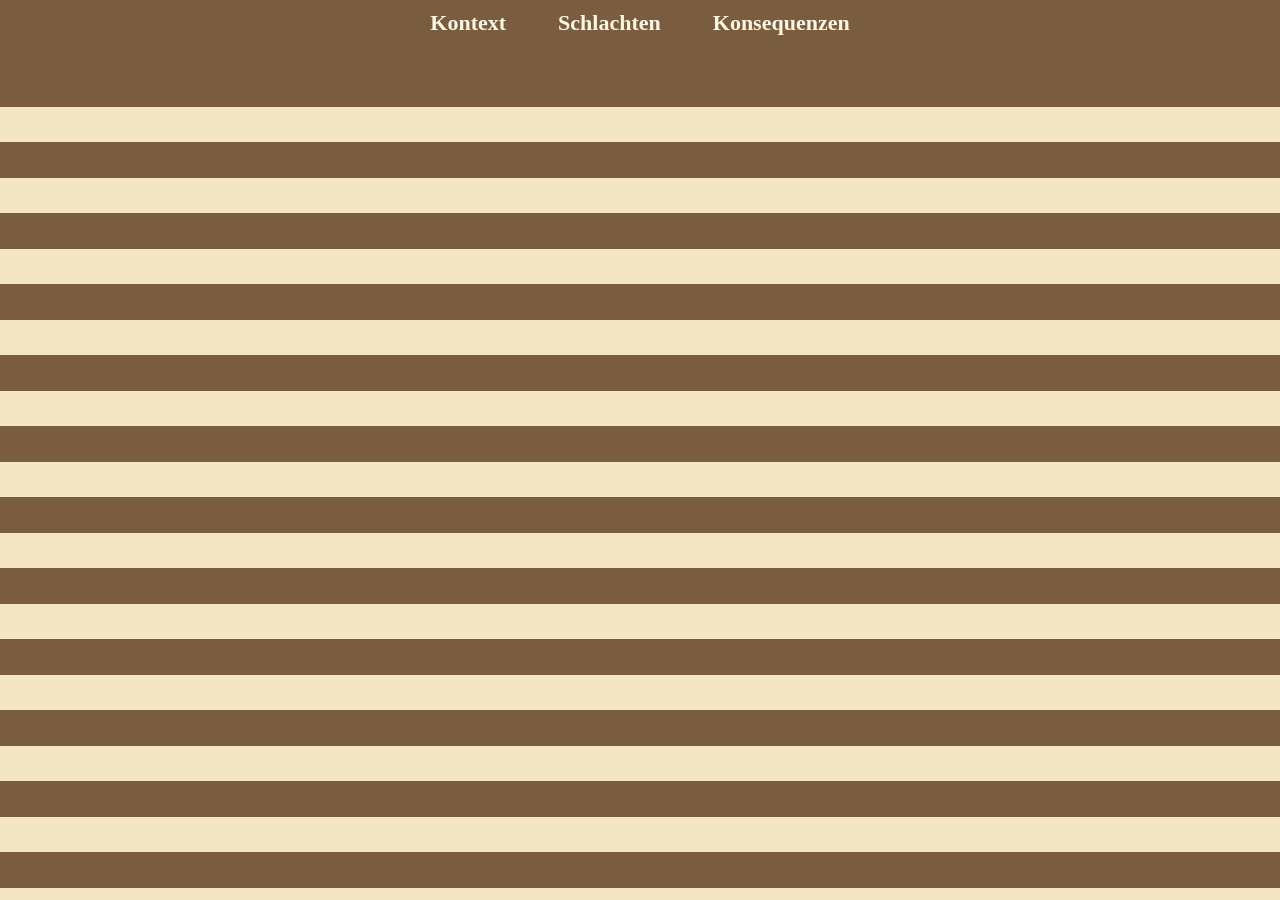
<file: index.html>
<!DOCTYPE html>
<html lang="de">
<head>
    <title>Napoleon in Ägypten</title>
    <meta charset="UTF-8">
    <link rel="stylesheet" type="text/css" href="Napoleon.css" media="screen" />
</head>
    <body>    
        <div id="menu">
            <a href="NapoleonS1.html" class="highlite">Kontext</a>
            <a href="NapoleonS2.html" class="highlite">Schlachten</a>
            <a href="NapoleonS3.html" class="highlite">Konsequenzen</a>
        </div>
    </body>
</html>
</file>
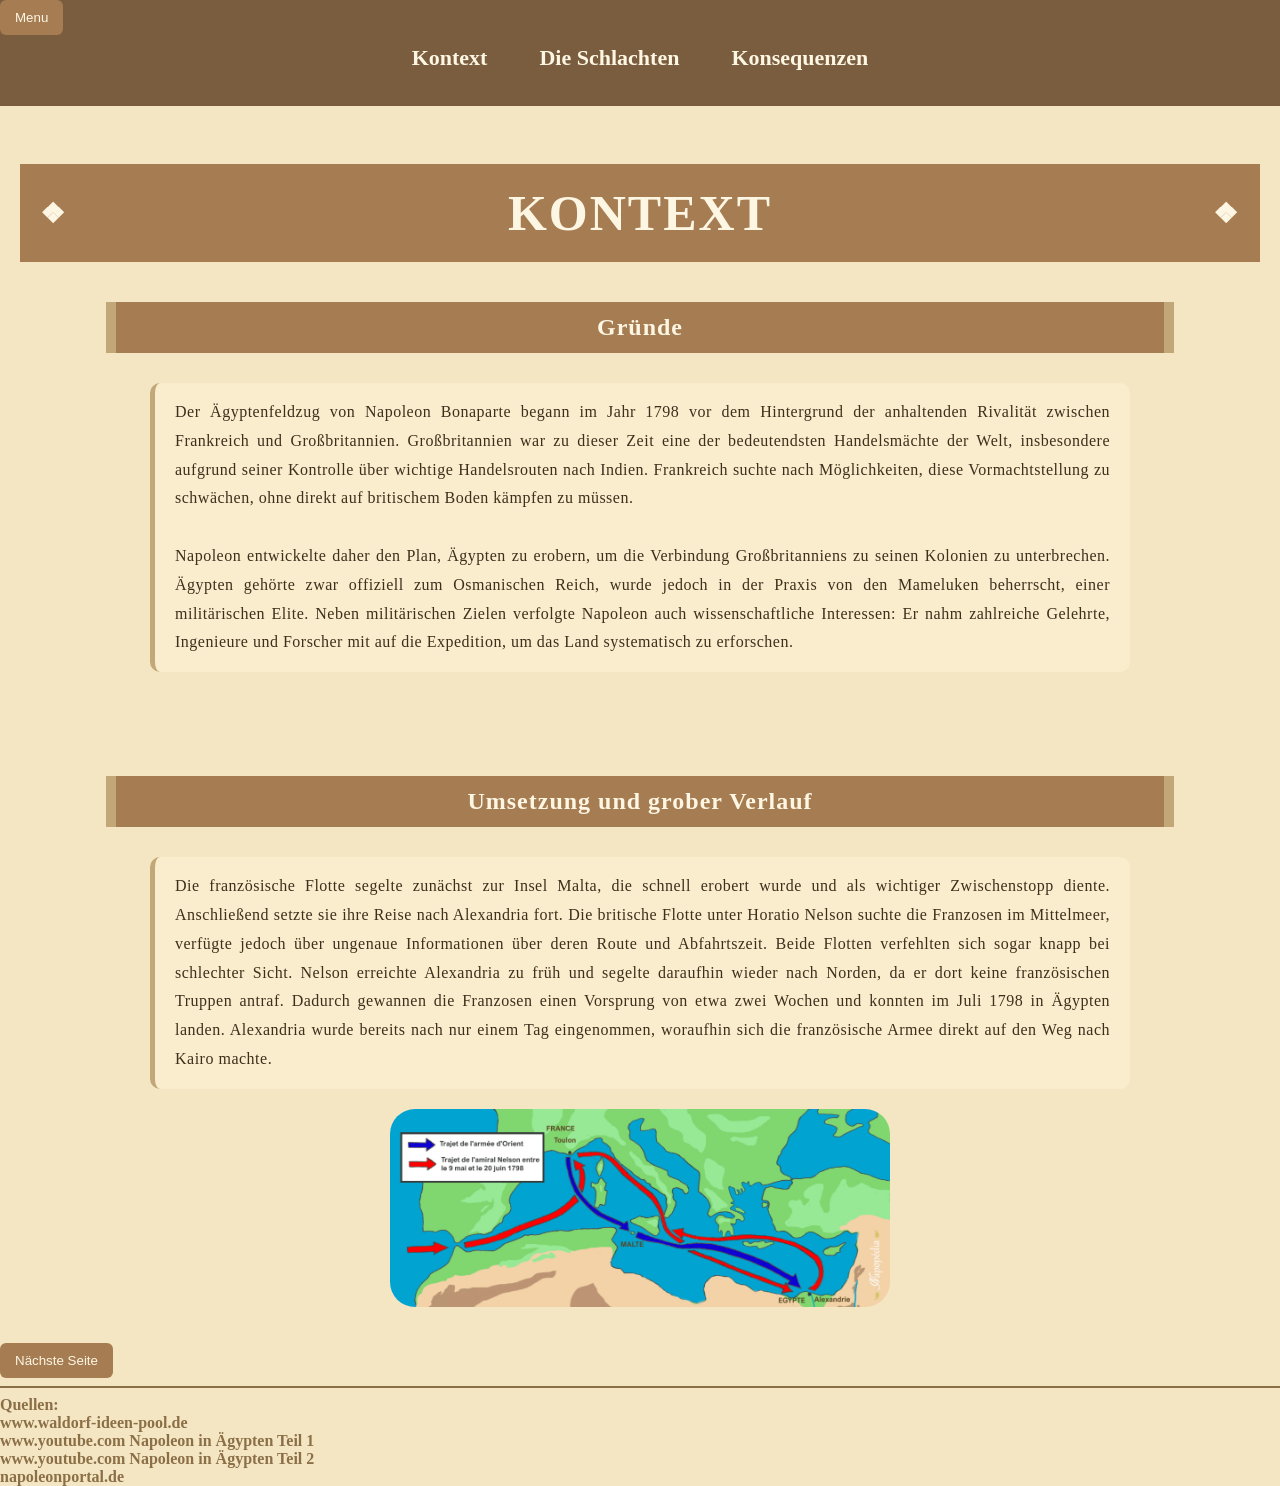
<file: NapoleonS1.html>
<!DOCTYPE html>
<html>
<head>
    <title>Napoleon - Kontext</title>
    <meta charset="UTF-8"/>
    <link rel="stylesheet" type="text/css" href="Napoleon.css" media="screen" />
    <link rel="icon" href="Bilder/Napoleon_symbol.png" type="image/x-icon">
</head>

<body>

    <div><button id="buttonmenu">Menu</button></div>
    
    <div id="menu">
        <a href="NapoleonS1.html">Kontext</a><br/> 
        <a href="NapoleonS2.html">Die Schlachten</a><br/>
        <a href="NapoleonS3.html">Konsequenzen</a><br/>
    </div>

    <br/>

    <h1>Kontext</h1>

    <h2>Gründe</h2>

    <p>
        Der Ägyptenfeldzug von Napoleon Bonaparte begann im Jahr 1798 vor dem Hintergrund der anhaltenden Rivalität zwischen Frankreich und Großbritannien. 
        Großbritannien war zu dieser Zeit eine der bedeutendsten Handelsmächte der Welt, insbesondere aufgrund seiner Kontrolle über wichtige Handelsrouten nach Indien. 
        Frankreich suchte nach Möglichkeiten, diese Vormachtstellung zu schwächen, ohne direkt auf britischem Boden kämpfen zu müssen.
        <br/><br/>
        Napoleon entwickelte daher den Plan, Ägypten zu erobern, um die Verbindung Großbritanniens zu seinen Kolonien zu unterbrechen. 
        Ägypten gehörte zwar offiziell zum Osmanischen Reich, wurde jedoch in der Praxis von den Mameluken beherrscht, einer militärischen Elite. 
        Neben militärischen Zielen verfolgte Napoleon auch wissenschaftliche Interessen: Er nahm zahlreiche Gelehrte, Ingenieure und Forscher mit auf die Expedition, 
        um das Land systematisch zu erforschen.
    </p>

    <br/>


   

    <br/><br/>

    <h2>Umsetzung und grober Verlauf</h2>

    <p>
        Die französische Flotte segelte zunächst zur Insel Malta, die schnell erobert wurde und als wichtiger Zwischenstopp diente. 
        Anschließend setzte sie ihre Reise nach Alexandria fort. 
        Die britische Flotte unter Horatio Nelson suchte die Franzosen im Mittelmeer, verfügte jedoch über ungenaue Informationen über deren Route und Abfahrtszeit. 
        Beide Flotten verfehlten sich sogar knapp bei schlechter Sicht. Nelson erreichte Alexandria zu früh und segelte daraufhin wieder nach Norden, 
        da er dort keine französischen Truppen antraf.
        Dadurch gewannen die Franzosen einen Vorsprung von etwa zwei Wochen und konnten im Juli 1798 in Ägypten landen. 
        Alexandria wurde bereits nach nur einem Tag eingenommen, woraufhin sich die französische Armee direkt auf den Weg nach Kairo machte.
    </p>
     <img src="Bilder/hinweg_karte.jpg" width="500" alt="Route nach Ägypten">
    <br/><br/>

    <div id="Komm_wir_gehen_zu_Seite_2">
        <button>Nächste Seite</button>
    </div>

    <script>
        document.getElementById("buttonmenu").addEventListener("click", () => {
            document.getElementById("menu").classList.toggle("active");
        });

        document.getElementById("Komm_wir_gehen_zu_Seite_2").addEventListener("click", function() {
            window.location.href = "NapoleonS2.html";
        });
    </script>

    <hr>

    <p1><strong>Quellen:</strong></p1> <br/>
    <a href="https://www.waldorf-ideen-pool.de/Schule/faecher/geschichte/Neuzeit/napoleon/2.-Militaerisches-Genie---Napoleons-Aufstieg">www.waldorf-ideen-pool.de</a><br/>
    <a href="https://www.youtube.com/watch?v=6eSk6cgE8us">www.youtube.com Napoleon in Ägypten Teil 1</a><br/>
    <a href="https://www.youtube.com/watch?v=L07Ge6H-XDI">www.youtube.com Napoleon in Ägypten Teil 2</a><br/>
    <a href="https://napoleonportal.de/page-21/page-4/napoleon-in-aegypten.html">napoleonportal.de</a>

</body>
</html>
</file>
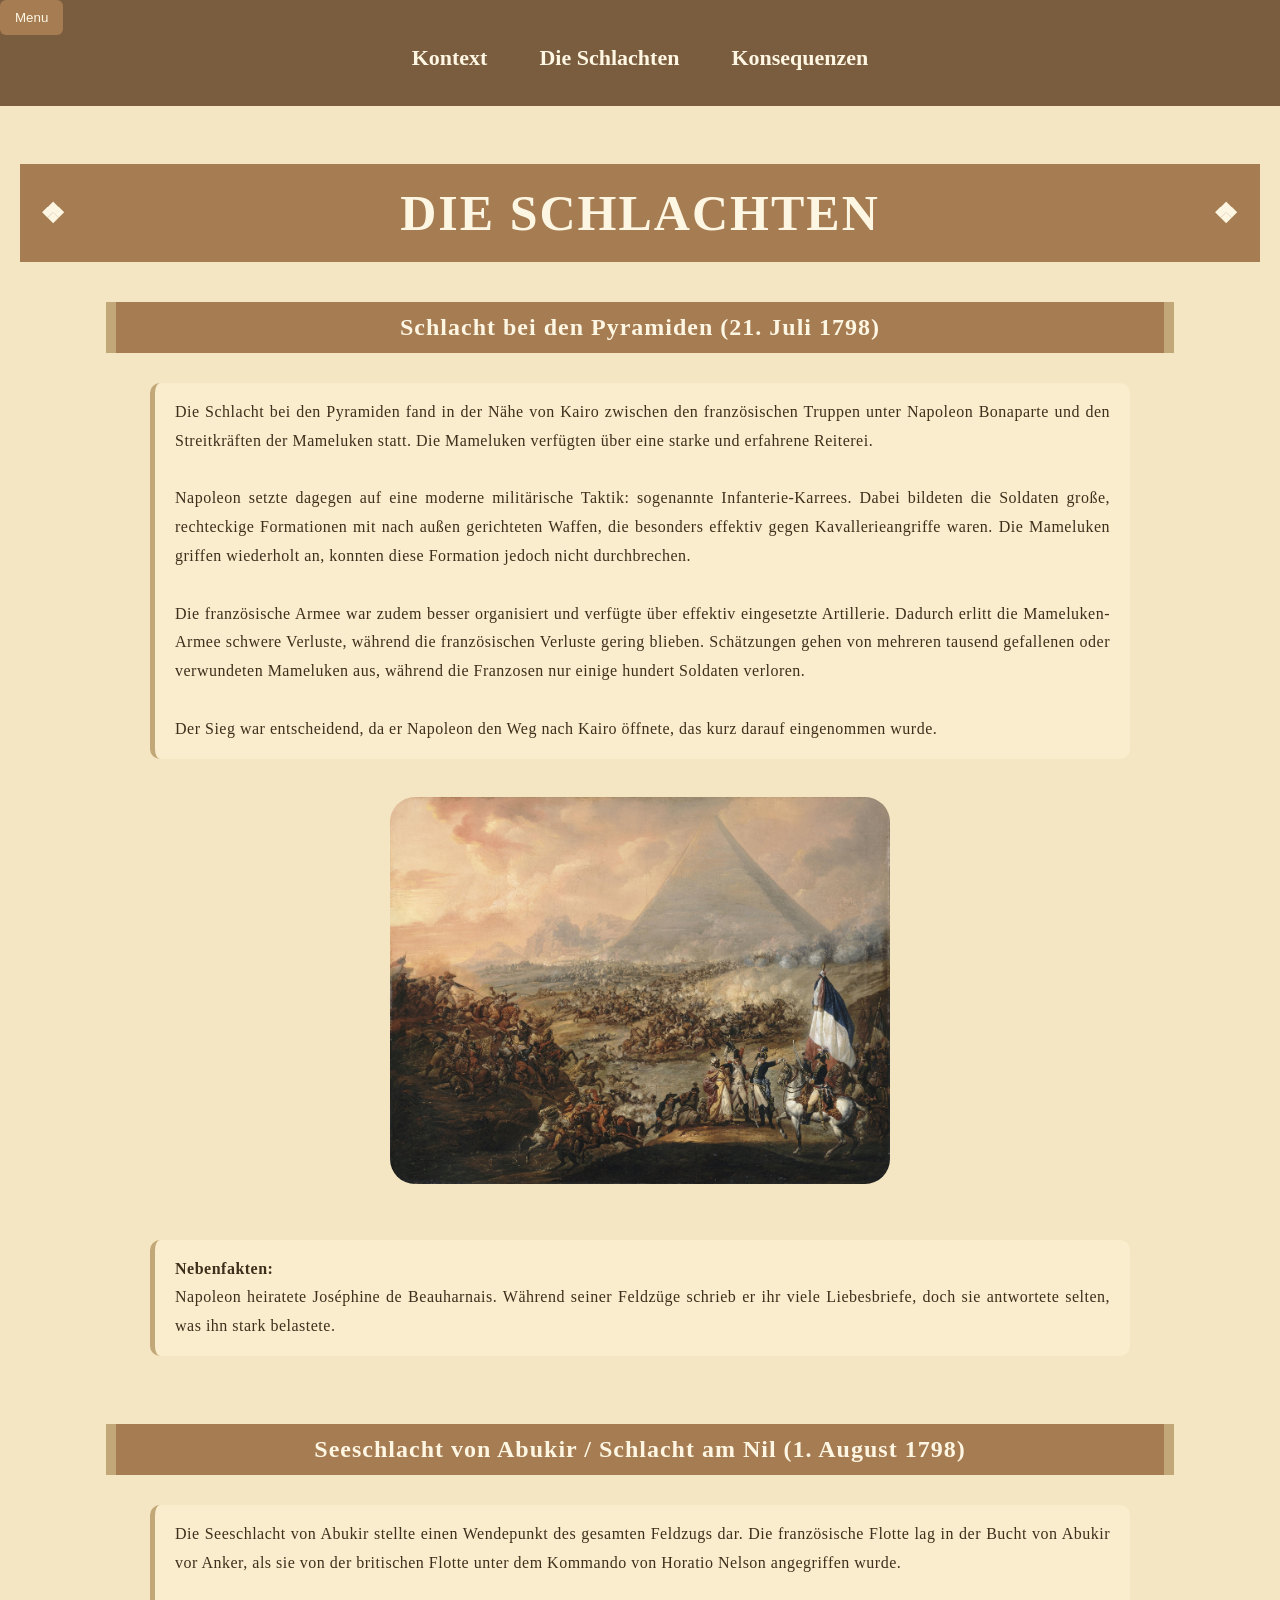
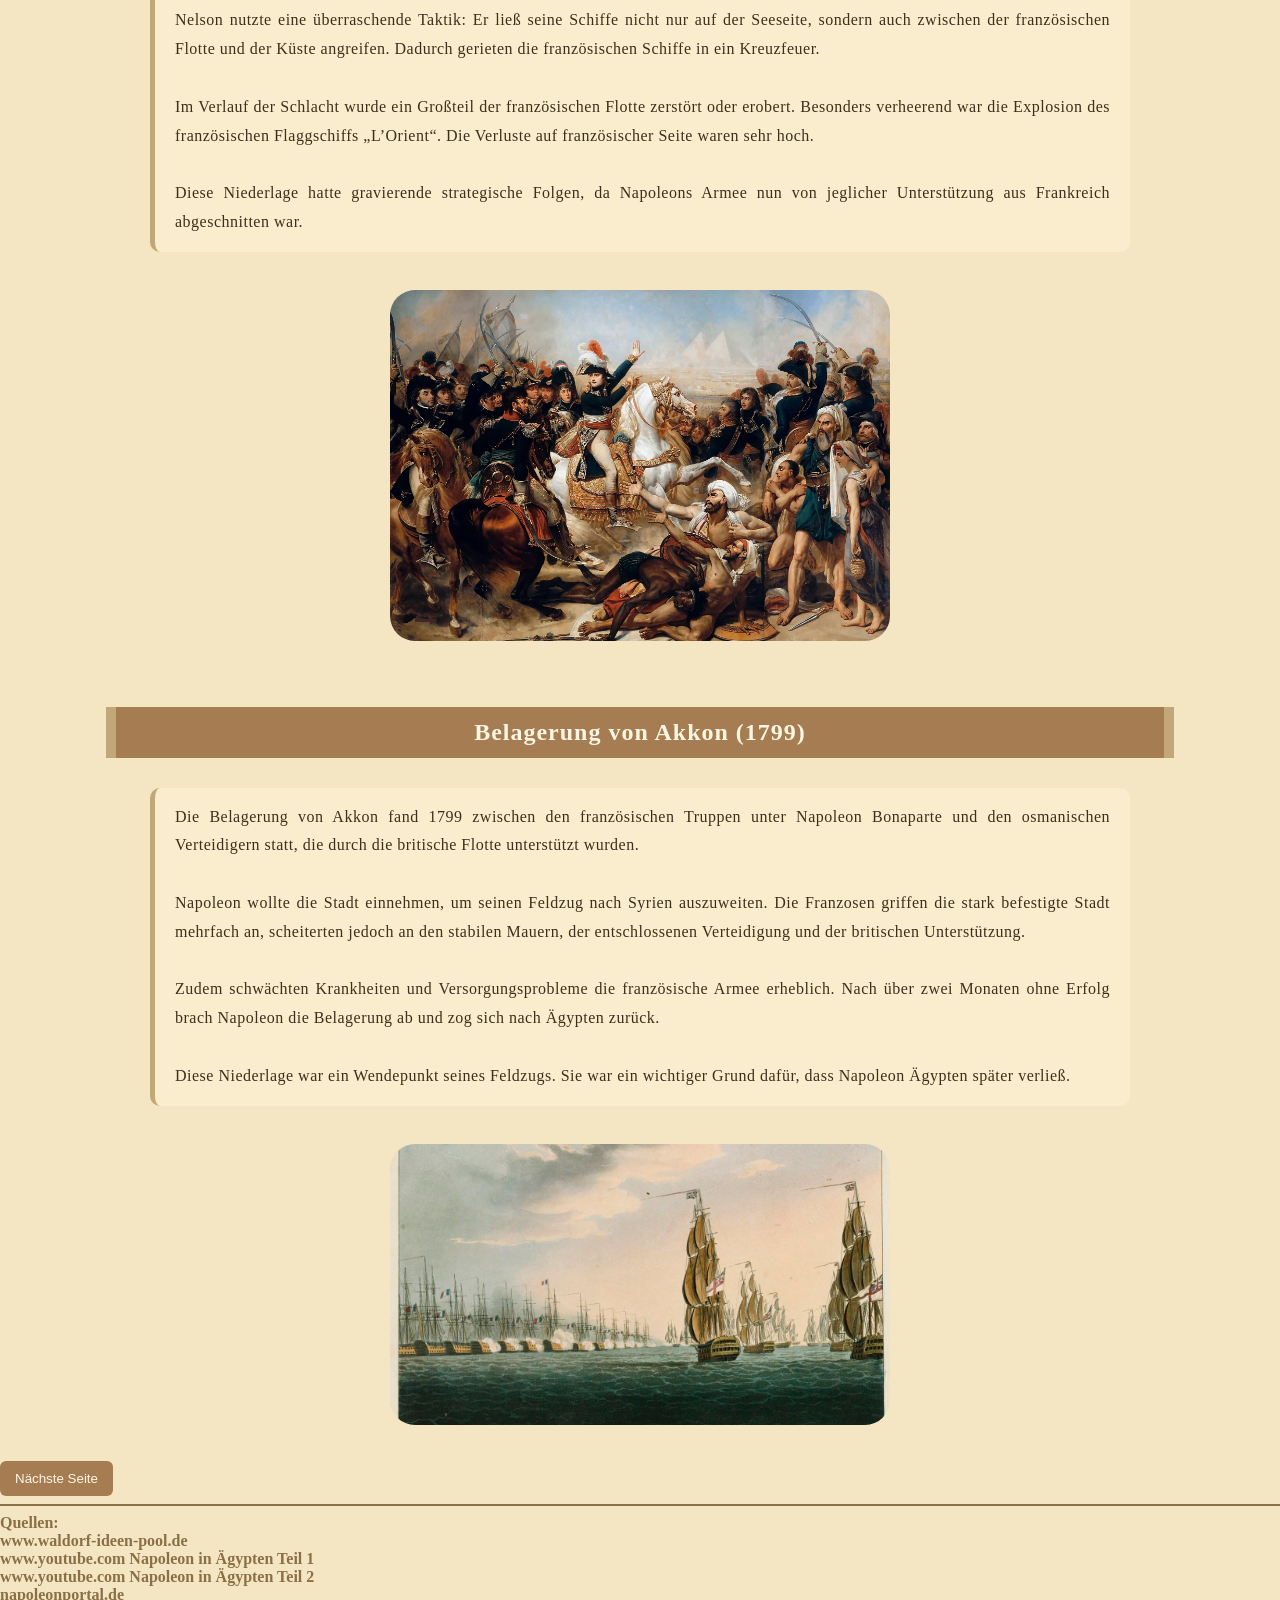
<file: NapoleonS2.html>
<!DOCTYPE html>
<html>
<head>
    <title>Napoleon - Schlachten</title>
    <meta charset="UTF-8"/>
    <link rel="stylesheet" type="text/css" href="Napoleon.css" media="screen" />
    <link rel="icon" href="Bilder/Napoleon_symbol.png" type="image/x-icon">
</head>

<body>

    <div><button id="buttonmenu">Menu</button></div>
    
    <div id="menu">
        <a href="NapoleonS1.html">Kontext</a><br/> 
        <a href="NapoleonS2.html">Die Schlachten</a><br/>
        <a href="NapoleonS3.html">Konsequenzen</a><br/>
    </div>

    <br/>

    <h1>Die Schlachten</h1>

    <h2>Schlacht bei den Pyramiden (21. Juli 1798)</h2>

    <p>
        Die Schlacht bei den Pyramiden fand in der Nähe von Kairo zwischen den französischen Truppen unter Napoleon Bonaparte 
        und den Streitkräften der Mameluken statt. Die Mameluken verfügten über eine starke und erfahrene Reiterei.
        <br/> <br/>
        Napoleon setzte dagegen auf eine moderne militärische Taktik: sogenannte Infanterie-Karrees. Dabei bildeten die Soldaten 
        große, rechteckige Formationen mit nach außen gerichteten Waffen, die besonders effektiv gegen Kavallerieangriffe waren. 
        Die Mameluken griffen wiederholt an, konnten diese Formation jedoch nicht durchbrechen.
        <br/> <br/>
        Die französische Armee war zudem besser organisiert und verfügte über effektiv eingesetzte Artillerie. Dadurch erlitt die 
        Mameluken-Armee schwere Verluste, während die französischen Verluste gering blieben. Schätzungen gehen von mehreren tausend 
        gefallenen oder verwundeten Mameluken aus, während die Franzosen nur einige hundert Soldaten verloren.
        <br/> <br/>
        Der Sieg war entscheidend, da er Napoleon den Weg nach Kairo öffnete, das kurz darauf eingenommen wurde.
    </p>


    <br/>
    <img src="Bilder/1.Schlacht_ägypten.jpg" width="500" alt="Schlacht bei den Pyramiden">
    <br/><br/>

    <p><strong>Nebenfakten:</strong><br/>
        Napoleon heiratete Joséphine de Beauharnais. Während seiner Feldzüge schrieb er ihr viele Liebesbriefe, 
        doch sie antwortete selten, was ihn stark belastete.
    </p>

    <br/>

    <h2>Seeschlacht von Abukir / Schlacht am Nil (1. August 1798)</h2>

    <p>
        Die Seeschlacht von Abukir stellte einen Wendepunkt des gesamten Feldzugs dar. Die französische Flotte lag in der Bucht 
        von Abukir vor Anker, als sie von der britischen Flotte unter dem Kommando von Horatio Nelson angegriffen wurde.
        <br/> <br/>
        Nelson nutzte eine überraschende Taktik: Er ließ seine Schiffe nicht nur auf der Seeseite, sondern auch zwischen der 
        französischen Flotte und der Küste angreifen. Dadurch gerieten die französischen Schiffe in ein Kreuzfeuer.
        <br/> <br/>
        Im Verlauf der Schlacht wurde ein Großteil der französischen Flotte zerstört oder erobert. Besonders verheerend war die 
        Explosion des französischen Flaggschiffs „L’Orient“. Die Verluste auf französischer Seite waren sehr hoch.
        <br/> <br/>
        Diese Niederlage hatte gravierende strategische Folgen, da Napoleons Armee nun von jeglicher Unterstützung aus Frankreich 
        abgeschnitten war.
    </p>
    
    <br/>
    <img src="Bilder/2.Schlacht_ägypten.jpg" width="500" alt="Seeschlacht von Abukir">
    <br/><br/>

    <h2>Belagerung von Akkon (1799)</h2>

    <p>
        Die Belagerung von Akkon fand 1799 zwischen den französischen Truppen unter Napoleon Bonaparte und den osmanischen 
        Verteidigern statt, die durch die britische Flotte unterstützt wurden.
        <br/> <br/>
        Napoleon wollte die Stadt einnehmen, um seinen Feldzug nach Syrien auszuweiten. Die Franzosen griffen die stark befestigte 
        Stadt mehrfach an, scheiterten jedoch an den stabilen Mauern, der entschlossenen Verteidigung und der britischen Unterstützung.
        <br/> <br/>
        Zudem schwächten Krankheiten und Versorgungsprobleme die französische Armee erheblich. Nach über zwei Monaten ohne Erfolg 
        brach Napoleon die Belagerung ab und zog sich nach Ägypten zurück.
        <br/> <br/>
        Diese Niederlage war ein Wendepunkt seines Feldzugs. Sie war ein wichtiger Grund dafür, dass Napoleon Ägypten später verließ.
    </p>

    <br/>
    <img src="Bilder/3.Schlacht_ägypten.jpg" width="500" alt="Belagerung von Akkon">
    <br/><br/>

    <div id="Komm_wir_gehen_zu_Seite_3">
        <button>Nächste Seite</button>
    </div>

    <script>
        document.getElementById("buttonmenu").addEventListener("click", () => {
            document.getElementById("menu").classList.toggle("active");
        });

        document.getElementById("Komm_wir_gehen_zu_Seite_3").addEventListener("click", function() {
            window.location.href = "NapoleonS3.html";
        });
    </script>

    <hr>

   <p1><strong>Quellen:</strong></p1> <br/>
    <a href="https://www.waldorf-ideen-pool.de/Schule/faecher/geschichte/Neuzeit/napoleon/2.-Militaerisches-Genie---Napoleons-Aufstieg">www.waldorf-ideen-pool.de</a><br/>
    <a href="https://www.youtube.com/watch?v=6eSk6cgE8us">www.youtube.com Napoleon in Ägypten Teil 1</a><br/>
    <a href="https://www.youtube.com/watch?v=L07Ge6H-XDI">www.youtube.com Napoleon in Ägypten Teil 2</a><br/>
    <a href="https://napoleonportal.de/page-21/page-4/napoleon-in-aegypten.html">napoleonportal.de</a>


</body>
</html>
</file>
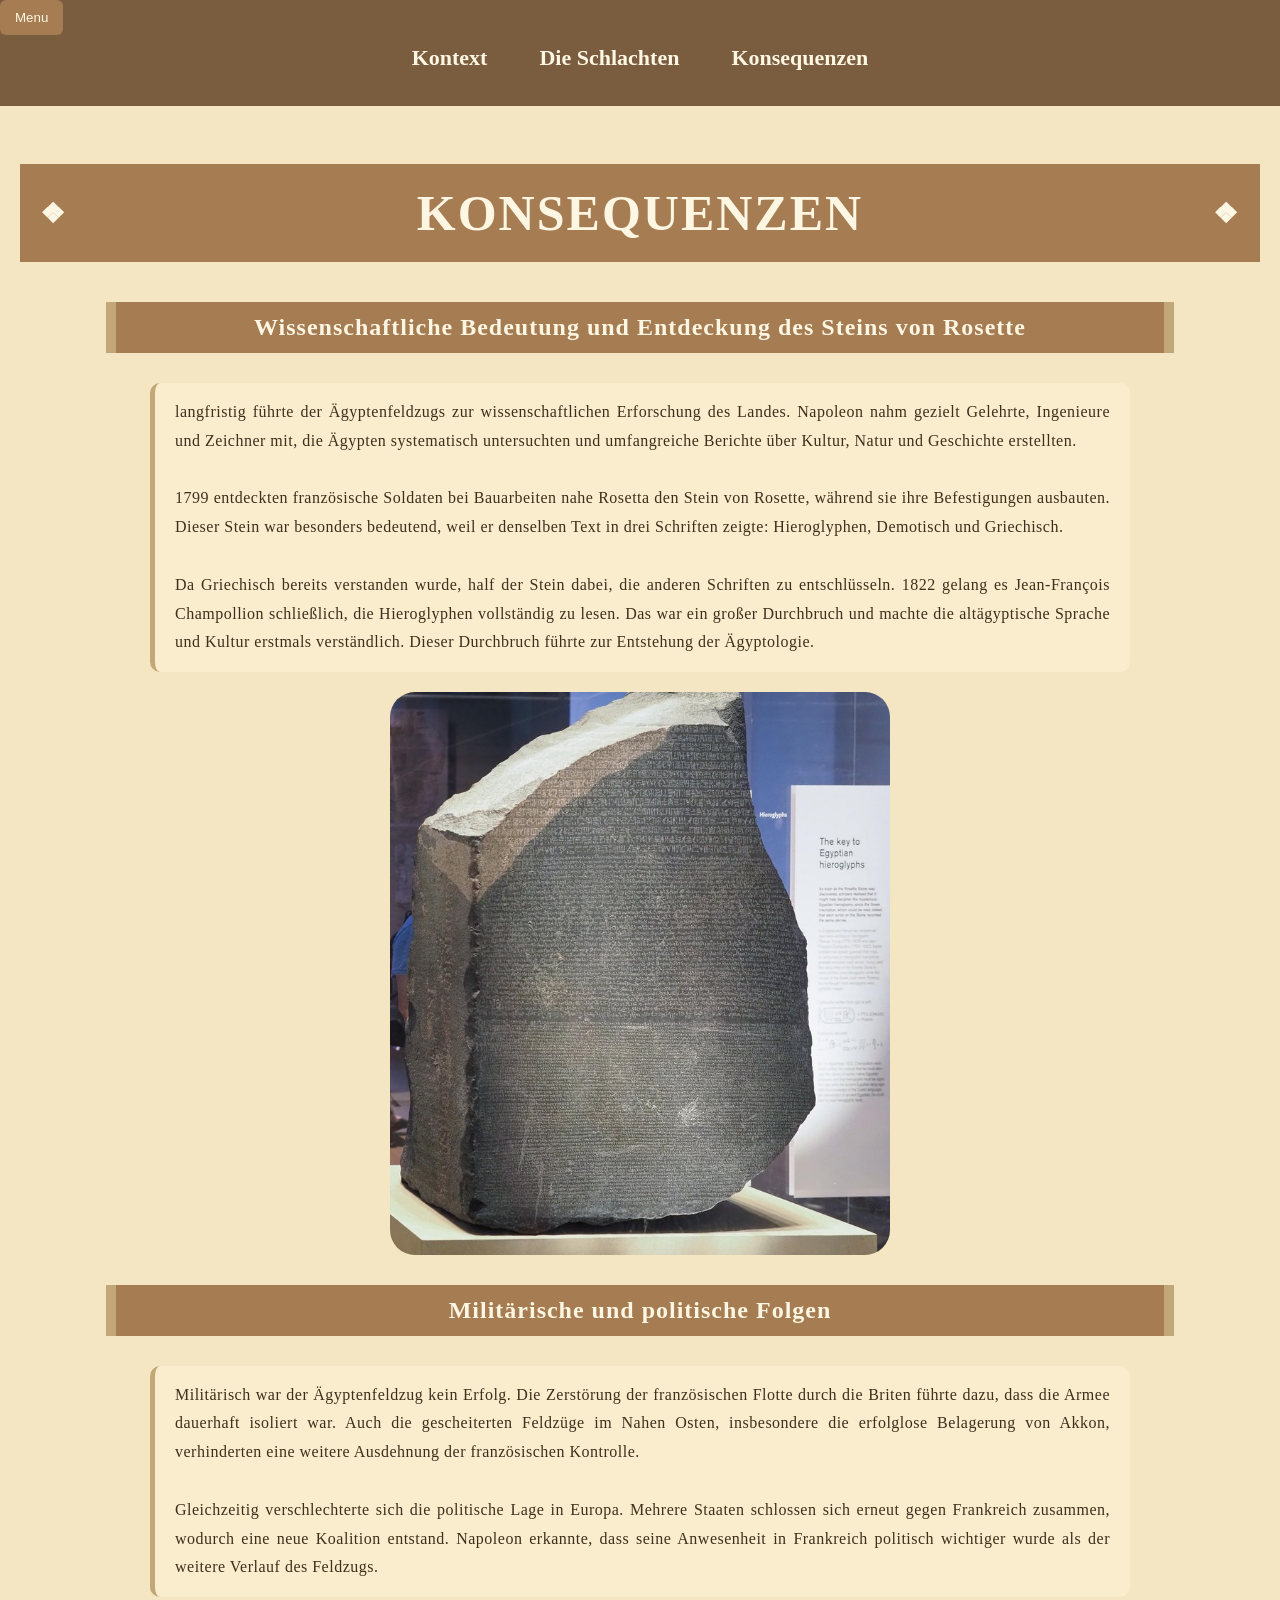
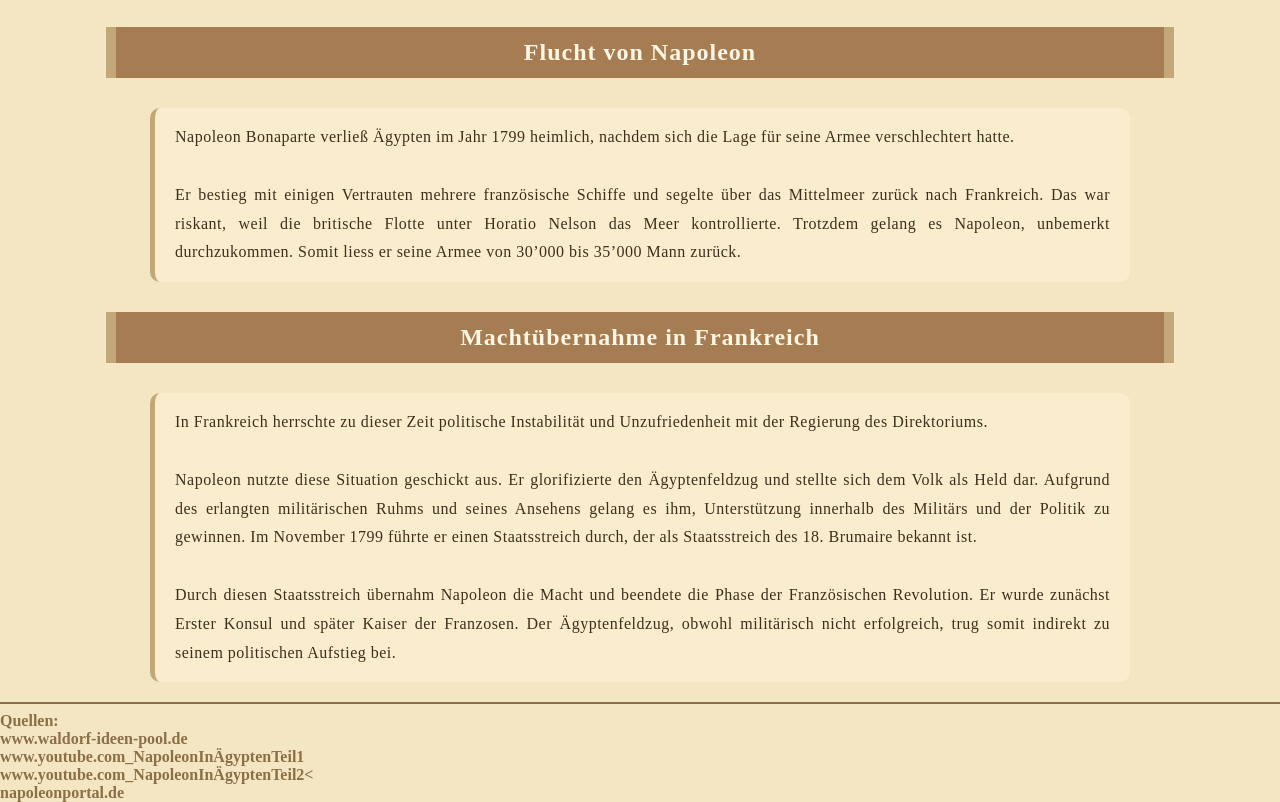
<file: NapoleonS3.html>
<!DOCTYPE html>
<html>
	<head>
		<title>napoleon - Konsequenzen</title>
		<meta charset="UTF-8"/>
                <link rel="stylesheet" type="text/css" href="Napoleon.css" media="screen" />
                <link rel="icon" href="Bilder/Napoleon_symbol.png" type="image/x-icon">
    </head>
	<body>
		
        <div><button id="buttonmenu">Menu</button></div>
        
        <div id="menu">
            <a href="NapoleonS1.html">Kontext</a><br/> 
		    <a href="NapoleonS2.html">Die Schlachten</a><br/>
		    <a href="NapoleonS3.html">Konsequenzen</a><br/>
		</div>
		<br/>
	    <h1>Konsequenzen</h1>
	

	
	    <h2>Wissenschaftliche Bedeutung und Entdeckung des Steins von Rosette</h2>
	
	    <p>
	        langfristig führte der Ägyptenfeldzugs zur wissenschaftlichen Erforschung des Landes.
	        Napoleon nahm gezielt Gelehrte, Ingenieure und Zeichner mit, die Ägypten systematisch untersuchten und
	        umfangreiche Berichte über Kultur, Natur und Geschichte erstellten. <br><br>

	        1799 entdeckten französische Soldaten bei Bauarbeiten nahe Rosetta den Stein von Rosette, während sie ihre
	        Befestigungen ausbauten. Dieser Stein war besonders bedeutend, weil er denselben Text in drei Schriften zeigte:
	        Hieroglyphen, Demotisch und Griechisch. <br><br>

	        Da Griechisch bereits verstanden wurde, half der Stein dabei, die anderen Schriften zu entschlüsseln.
	        1822 gelang es Jean-François Champollion schließlich, die Hieroglyphen vollständig zu lesen. Das war ein großer
	        Durchbruch und machte die altägyptische Sprache und Kultur erstmals verständlich. Dieser Durchbruch führte zur
	        Entstehung der Ägyptologie. 
	    </p>
	
	    <img src="Bilder/stein_von_rossette.jpeg" width="500" alt="Stein von Rosetta" />
	   
	
	    <h2> Militärische und politische Folgen</h2>
	
	    <p>
	        Militärisch war der Ägyptenfeldzug kein Erfolg. Die Zerstörung der französischen Flotte durch die Briten führte
	        dazu, dass die Armee dauerhaft isoliert war. Auch die gescheiterten Feldzüge im Nahen Osten, insbesondere die
	        erfolglose Belagerung von Akkon, verhinderten eine weitere Ausdehnung der französischen Kontrolle. <br><br>

	        Gleichzeitig verschlechterte sich die politische Lage in Europa. Mehrere Staaten schlossen sich erneut gegen
	        Frankreich zusammen, wodurch eine neue Koalition entstand. Napoleon erkannte, dass seine Anwesenheit in
	        Frankreich politisch wichtiger wurde als der weitere Verlauf des Feldzugs. 
	    </p>
	
	    <h2>Flucht von Napoleon</h2>
	
	    <p>
	        Napoleon Bonaparte verließ Ägypten im Jahr 1799 heimlich, nachdem sich die Lage für seine Armee verschlechtert
	        hatte.<br><br>

	        Er bestieg mit einigen Vertrauten mehrere französische Schiffe und segelte über das Mittelmeer zurück nach
	        Frankreich. Das war riskant, weil die britische Flotte unter Horatio Nelson das Meer kontrollierte. Trotzdem
	        gelang es Napoleon, unbemerkt durchzukommen. Somit liess er seine Armee von 30’000 bis 35’000 Mann zurück.
	    </p>
	
	    <h2>Machtübernahme in Frankreich</h2>
	
	    <p>
	        In Frankreich herrschte zu dieser Zeit politische Instabilität und Unzufriedenheit mit der Regierung des
	        Direktoriums. <br><br>

	        Napoleon nutzte diese Situation geschickt aus. Er glorifizierte den Ägyptenfeldzug und stellte sich dem Volk als
	        Held dar. Aufgrund des erlangten militärischen Ruhms und seines Ansehens gelang es ihm, Unterstützung innerhalb
	        des Militärs und der Politik zu gewinnen. Im November 1799 führte er einen Staatsstreich durch, der als
	        Staatsstreich des 18. Brumaire bekannt ist.<br><br>

	        Durch diesen Staatsstreich übernahm Napoleon die Macht und beendete die Phase der Französischen Revolution. Er
	        wurde zunächst Erster Konsul und später Kaiser der Franzosen. Der Ägyptenfeldzug, obwohl militärisch nicht
	        erfolgreich, trug somit indirekt zu seinem politischen Aufstieg bei.
	    </p>
		<script>
        document.getElementById("buttonmenu").addEventListener("click", () => {
            document.getElementById("menu").classList.toggle("active");
        });

        document.getElementById("Komm_wir_gehen_zu_Seite_3").addEventListener("click", function() {
            window.location.href = "NapoleonS3.html";
        });
    </script>

	    <hr>
	 <p1>Quellen:</p1><br/>
	   		<a href=https://www.waldorf-ideen-pool.de/Schule/faecher/geschichte/Neuzeit/napoleon/2.-Militaerisches-Genie---Napoleons-Aufstieg>www.waldorf-ideen-pool.de</a><br/>
            <a href=https://www.youtube.com/watch?v=6eSk6cgE8us>www.youtube.com_NapoleonInÄgyptenTeil1</a><br/>
			<a href=https://www.youtube.com/watch?v=L07Ge6H-XDI>www.youtube.com_NapoleonInÄgyptenTeil2<</a><br/>
			<a href=https://napoleonportal.de/page-21/page-4/napoleon-in-aegypten.html>napoleonportal.de</a>
		
    </body>
</html>
</file>
<file: Napoleon.css>
body {
    margin: 0;
    background: linear-gradient(
        to bottom,
        #7a5c3e 0px,
        #7a5c3e 36px,
        #f4e6c3 36px,
        #f4e6c3 100%
    );
    font-family: 'Cinzel', serif;
    color: #3e2f1c;
}


h1 {
    text-align: center;
    text-transform: uppercase;
    background: #a67c52;
    color: #fdf6e3;
    font-size: 50px;
    padding: 20px;
    margin: 40px 20px;
    position: relative;
    letter-spacing: 2px;
}

h1::before,
h1::after {
    content: "❖";
    font-size: 28px;
    position: absolute;
    top: 50%;
    transform: translateY(-50%);
}

h1::before { left: 20px; }
h1::after { right: 20px; }

h2 {
    text-align: center;
    background: #a67c52;
    color: #fdf6e3;
    padding: 12px;
    width: 80%;
    margin: 30px auto;
    border-left: 10px solid #c2a878;
    border-right: 10px solid #c2a878;
    letter-spacing: 1px;
}

h3 {
    margin: 40px 150px 10px 150px;
    color: #5a3e2b;
    text-transform: uppercase;
    letter-spacing: 3px;
    font-size: 20px;
    position: relative;
    padding-left: 18px;
}

h3::before {
    content: "";
    position: absolute;
    left: 0;
    top: 50%;
    transform: translateY(-50%);
    width: 6px;
    height: 100%;
    background: linear-gradient(#a67c52, #c2a878);
    border-radius: 5px;
}


#menu {
    display: flex;
    justify-content: center;
    background-color: #7a5c3e;
    padding-bottom: 25px;
    font-size: 22px;
}

#menu.active {
    display: none;
}

#menu a {
    color: #fdf6e3;
    text-decoration: none;
    padding: 10px 18px;
    margin: 0 8px;
    border-radius: 5px;
    transition: 0.3s;
}

#menu a:hover {
    background-color: #c2a878;
    color: #3e2f1c;
}


p {
    font-size: 16px;
    line-height: 1.8;
    letter-spacing: 0.5px;
    margin: 20px 150px;
    text-align: justify;

    background: rgba(255, 248, 220, 0.4);
    padding: 15px 20px;
    border-left: 5px solid #c2a878;
    border-radius: 10px;
}

p1 {color: #8b6f47;
    text-decoration: none;
    font-weight: bold;
    position: relative;
}

a {
    color: #8b6f47;
    text-decoration: none;
    font-weight: bold;
    position: relative;
    transition: 0.3s;
}

a::after {
    content: "";
    position: absolute;
    left: 0;
    bottom: -3px;
    width: 0%;
    height: 2px;
    background: #c2a878;
    transition: 0.3s;
}

a:hover {
    color: #5a3e2b;
}

a:hover::after {
    width: 100%;
}


button {
    background-color: #a67c52;
    color: #fdf6e3;
    border: none;
    padding: 10px 15px;
    cursor: pointer;
    border-radius: 6px;
    transition: 0.3s;
}

button:hover {
    background-color: #c2a878;
    transform: scale(1.05);
}


ol {
    margin: 30px 150px;
    padding-left: 40px;
    counter-reset: item;
}

li {
    margin: 15px 0;
    font-size: 16px;
    line-height: 1.6;

    background: rgba(255, 248, 220, 0.4);
    border-radius: 10px;

    padding: 10px 15px 10px 50px;
    position: relative;
    transition: 0.2s;
}

ol li::before {
    counter-increment: item;
    content: counter(item);

    position: absolute;
    left: 10px;
    top: 50%;
    transform: translateY(-50%);

    background: #a67c52;
    color: #fdf6e3;
    width: 28px;
    height: 28px;
    border-radius: 50%;

    display: flex;
    align-items: center;
    justify-content: center;
    font-weight: bold;
}

li:hover {
    background: rgba(194, 168, 120, 0.5);
    transform: translateX(5px);
}


table {
    border-collapse: collapse;
    margin: 40px auto;
    width: 75%;
    background: rgba(255, 248, 220, 0.6);
    border-radius: 15px;
    overflow: hidden;
}

th {
    background: #8b6f47;
    color: #fdf6e3;
    padding: 15px;
    text-transform: uppercase;
    letter-spacing: 2px;
}

td {
    padding: 15px;
    border-bottom: 1px solid rgba(139, 111, 71, 0.3);
}

tr:hover {
    background: rgba(194, 168, 120, 0.3);
    transition: 0.3s;
}


hr {
    border: 1px solid #8b6f47;
}

img {
    border-radius: 25px;
    display: block;
    margin: auto;
}

#QuellenAngabe_Bild {
    letter-spacing: 3px;
    color: #8b6f47;
    text-align: center;
}
</file>
